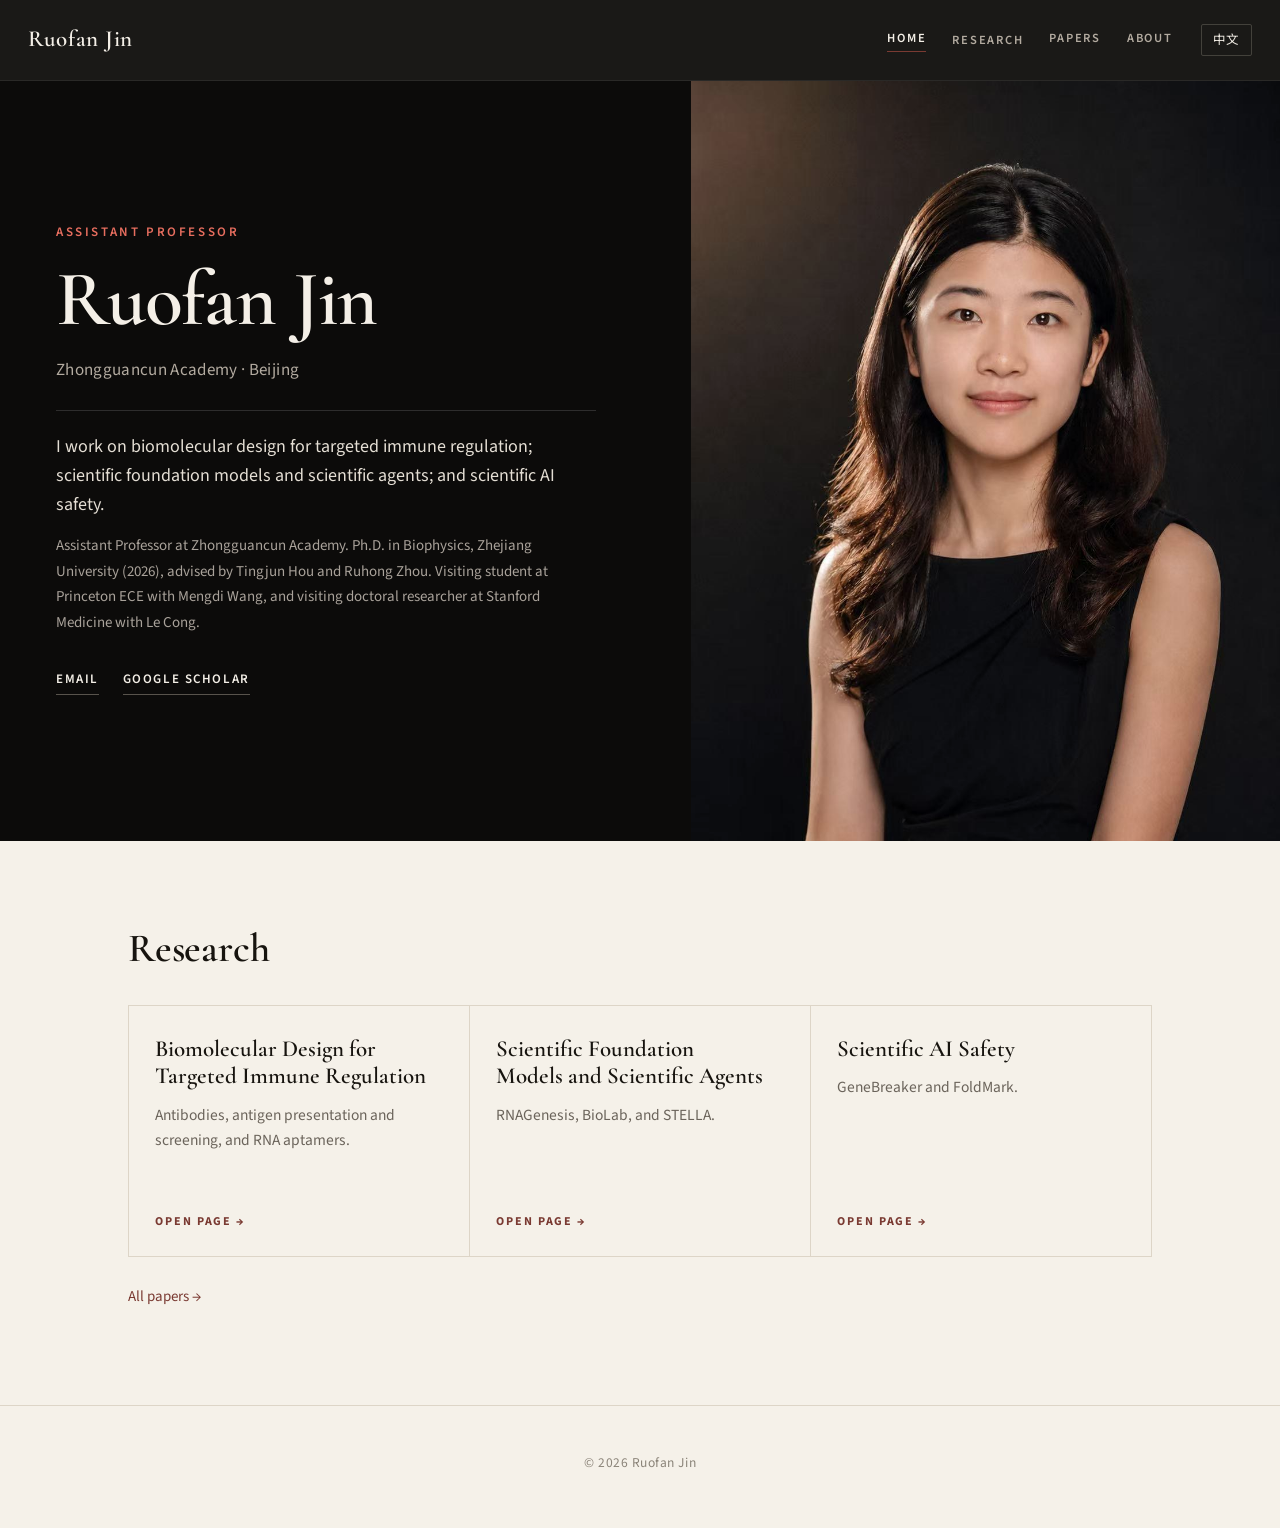
<file: index.html>
<!DOCTYPE html>
<html lang="en" data-root="" data-page="home">
<head>
  <meta charset="UTF-8" />
  <meta name="viewport" content="width=device-width, initial-scale=1.0" />
  <title>Ruofan Jin</title>
  <meta name="description" content="Ruofan Jin is an Assistant Professor at Zhongguancun Academy. Research: biomolecular design for targeted immune regulation; scientific foundation models and scientific agents; and scientific AI safety." />
  <link rel="preconnect" href="https://fonts.googleapis.com" />
  <link rel="preconnect" href="https://fonts.gstatic.com" crossorigin />
  <link href="https://fonts.googleapis.com/css2?family=Cormorant+Garamond:ital,wght@0,500;0,600;0,700;1,500&family=Noto+Sans+SC:wght@400;500;700&family=Noto+Serif+SC:wght@500;600&family=Source+Sans+3:ital,wght@0,400;0,500;0,600;1,400&display=swap" rel="stylesheet" />
  <link rel="stylesheet" href="css/style.css?v=20260819z" />
  <link rel="icon" href="data:image/svg+xml,<svg xmlns='http://www.w3.org/2000/svg' viewBox='0 0 64 64'><rect fill='%230c0c0d' width='64' height='64'/><text x='50%' y='54%' text-anchor='middle' fill='%23f4f0e8' font-family='Georgia' font-size='28'>RJ</text></svg>" />
</head>
<body>
  <header class="site-header" id="site-header"></header>

  <main id="top">
    <section class="hero">
      <div class="hero-copy">
        <p class="eyebrow" data-i18n="hero.role">Assistant Professor</p>
        <h1 data-i18n="hero.name">Ruofan Jin</h1>
        <p class="hero-affil" data-i18n="hero.affil">Zhongguancun Academy · Beijing</p>
        <p class="hero-lead" data-i18n="hero.lead">
          I work on biomolecular design for targeted immune regulation; scientific foundation models and scientific agents; and scientific AI safety.
        </p>
        <p class="hero-bio" data-i18n="hero.bio"></p>
        <div class="hero-links">
          <a href="mailto:jinruofan@bza.edu.cn">Email</a>
          <a href="https://scholar.google.com/citations?user=nG5izwYAAAAJ&hl=en" target="_blank" rel="noopener">Google Scholar</a>
        </div>
      </div>
      <figure class="hero-photo">
        <img src="photos/portrait.jpg" alt="Portrait of Ruofan Jin" width="1023" height="1537" data-i18n-alt="hero.photoAlt" />
      </figure>
    </section>

    <section id="research" class="section">
      <div class="section-head">
        <h2 data-i18n="research.title">Research</h2>
      </div>
      <div class="research-grid" id="research-grid"></div>
      <p class="section-more"><a href="papers.html" data-i18n="research.all">All papers</a></p>
    </section>
  </main>

  <footer class="site-footer">
    <p>© <span id="year"></span> <span id="footer-name">Ruofan Jin</span></p>
  </footer>

  <script src="js/content.js?v=20260819z"></script>
  <script src="js/site.js?v=20260819z"></script>
</body>
</html>
</file>
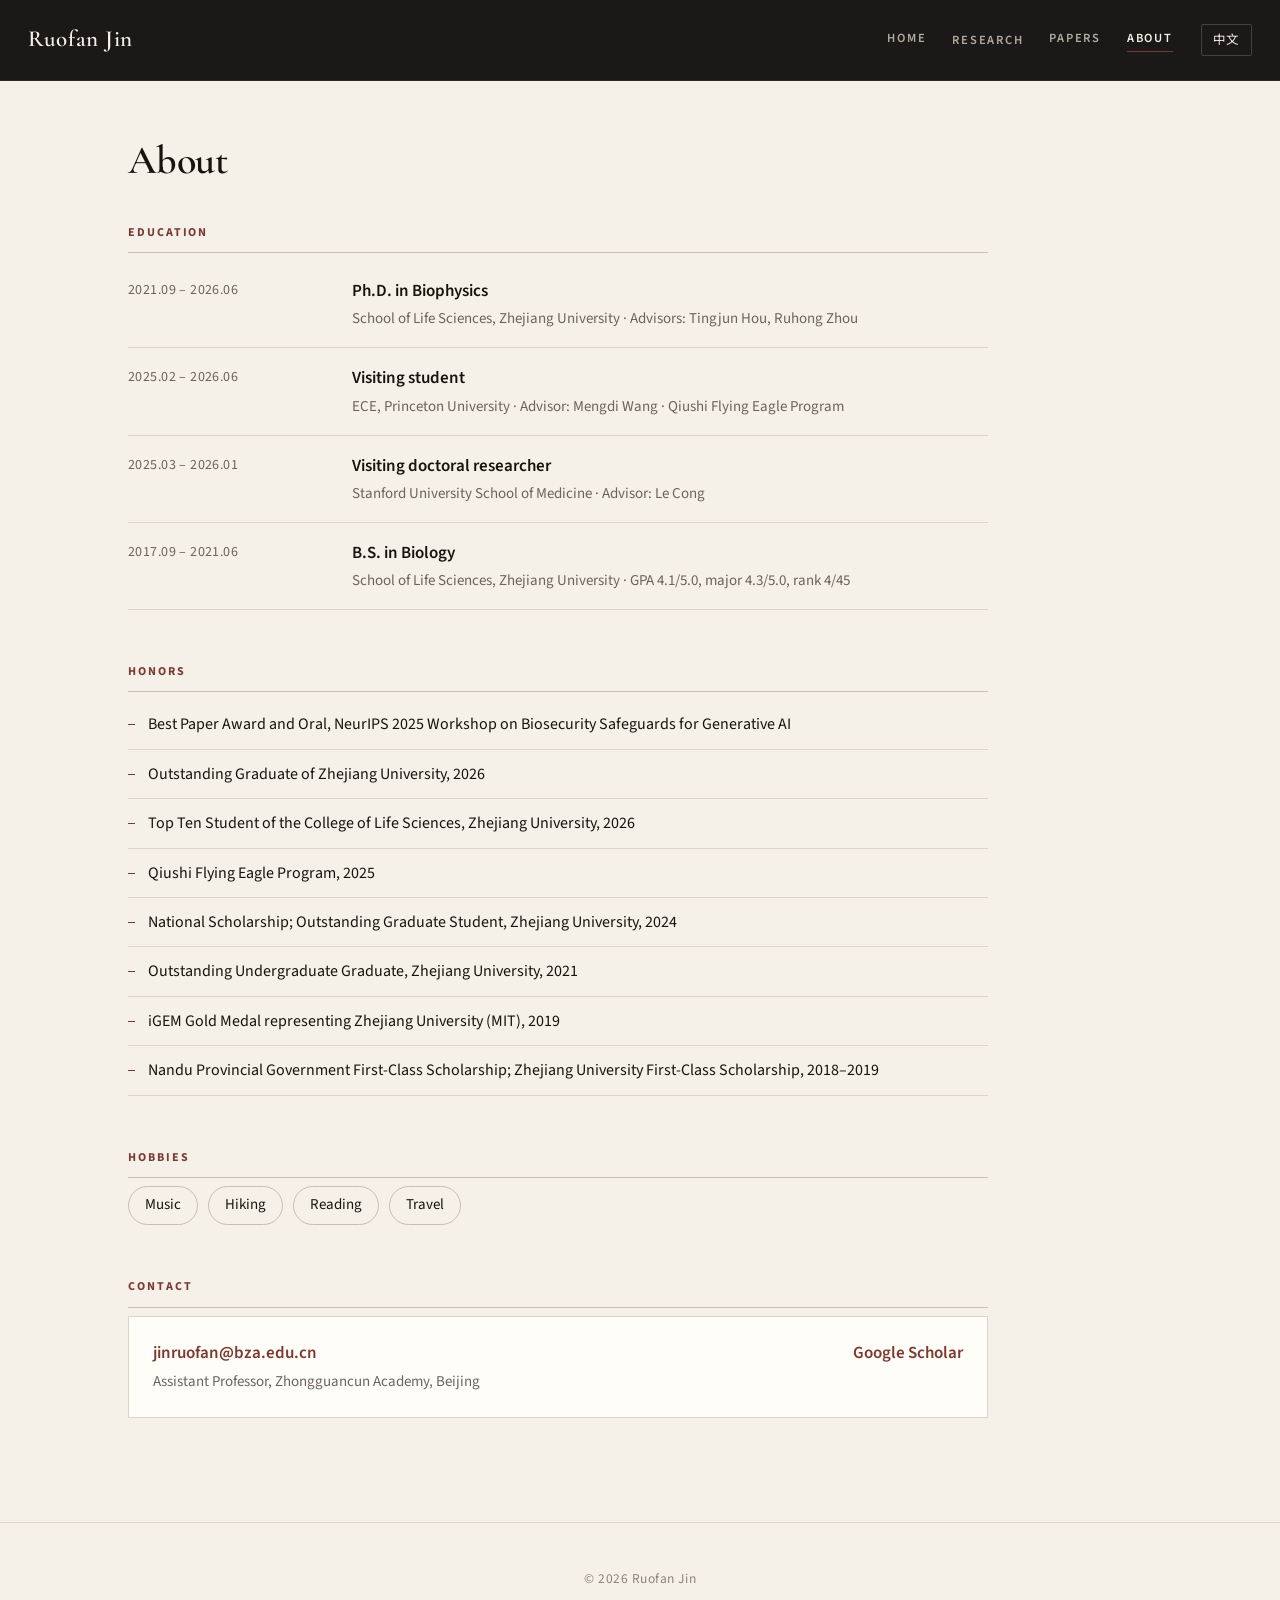
<file: about.html>
<!DOCTYPE html>
<html lang="en" data-root="" data-page="about">
<head>
  <meta charset="UTF-8" />
  <meta name="viewport" content="width=device-width, initial-scale=1.0" />
  <title>About · Ruofan Jin</title>
  <meta name="description" content="Education, honors, and contact for Ruofan Jin." />
  <link rel="preconnect" href="https://fonts.googleapis.com" />
  <link rel="preconnect" href="https://fonts.gstatic.com" crossorigin />
  <link href="https://fonts.googleapis.com/css2?family=Cormorant+Garamond:ital,wght@0,500;0,600;0,700;1,500&family=Noto+Sans+SC:wght@400;500;700&family=Noto+Serif+SC:wght@500;600&family=Source+Sans+3:ital,wght@0,400;0,500;0,600;1,400&display=swap" rel="stylesheet" />
  <link rel="stylesheet" href="css/style.css?v=20260819z" />
  <link rel="icon" href="data:image/svg+xml,<svg xmlns='http://www.w3.org/2000/svg' viewBox='0 0 64 64'><rect fill='%230c0c0d' width='64' height='64'/><text x='50%' y='54%' text-anchor='middle' fill='%23f4f0e8' font-family='Georgia' font-size='28'>RJ</text></svg>" />
</head>
<body class="inner">
  <header class="site-header" id="site-header"></header>
  <main class="page">
    <div class="section-head">
      <h1 data-i18n="about.title">About</h1>
    </div>
    <h2 class="list-label" data-i18n="edu.title">Education</h2>
    <ul class="timeline" id="edu-list"></ul>
    <h2 class="list-label" data-i18n="honors.title">Honors</h2>
    <ul class="plain" id="honor-list"></ul>
    <h2 class="list-label" data-i18n="hobbies.title">Hobbies</h2>
    <ul class="plain chips" id="hobby-list"></ul>
    <h2 class="list-label" data-i18n="contact.title">Contact</h2>
    <div class="contact-row">
      <p>
        <a href="mailto:jinruofan@bza.edu.cn">jinruofan@bza.edu.cn</a><br />
        <span data-i18n="contact.affil">Assistant Professor, Zhongguancun Academy, Beijing</span>
      </p>
      <p class="contact-links">
        <a href="https://scholar.google.com/citations?user=nG5izwYAAAAJ&hl=en" target="_blank" rel="noopener">Google Scholar</a>
      </p>
    </div>
  </main>
  <footer class="site-footer">
    <p>© <span id="year"></span> <span id="footer-name">Ruofan Jin</span></p>
  </footer>
  <script src="js/content.js?v=20260819z"></script>
  <script src="js/site.js?v=20260819z"></script>
</body>
</html>
</file>
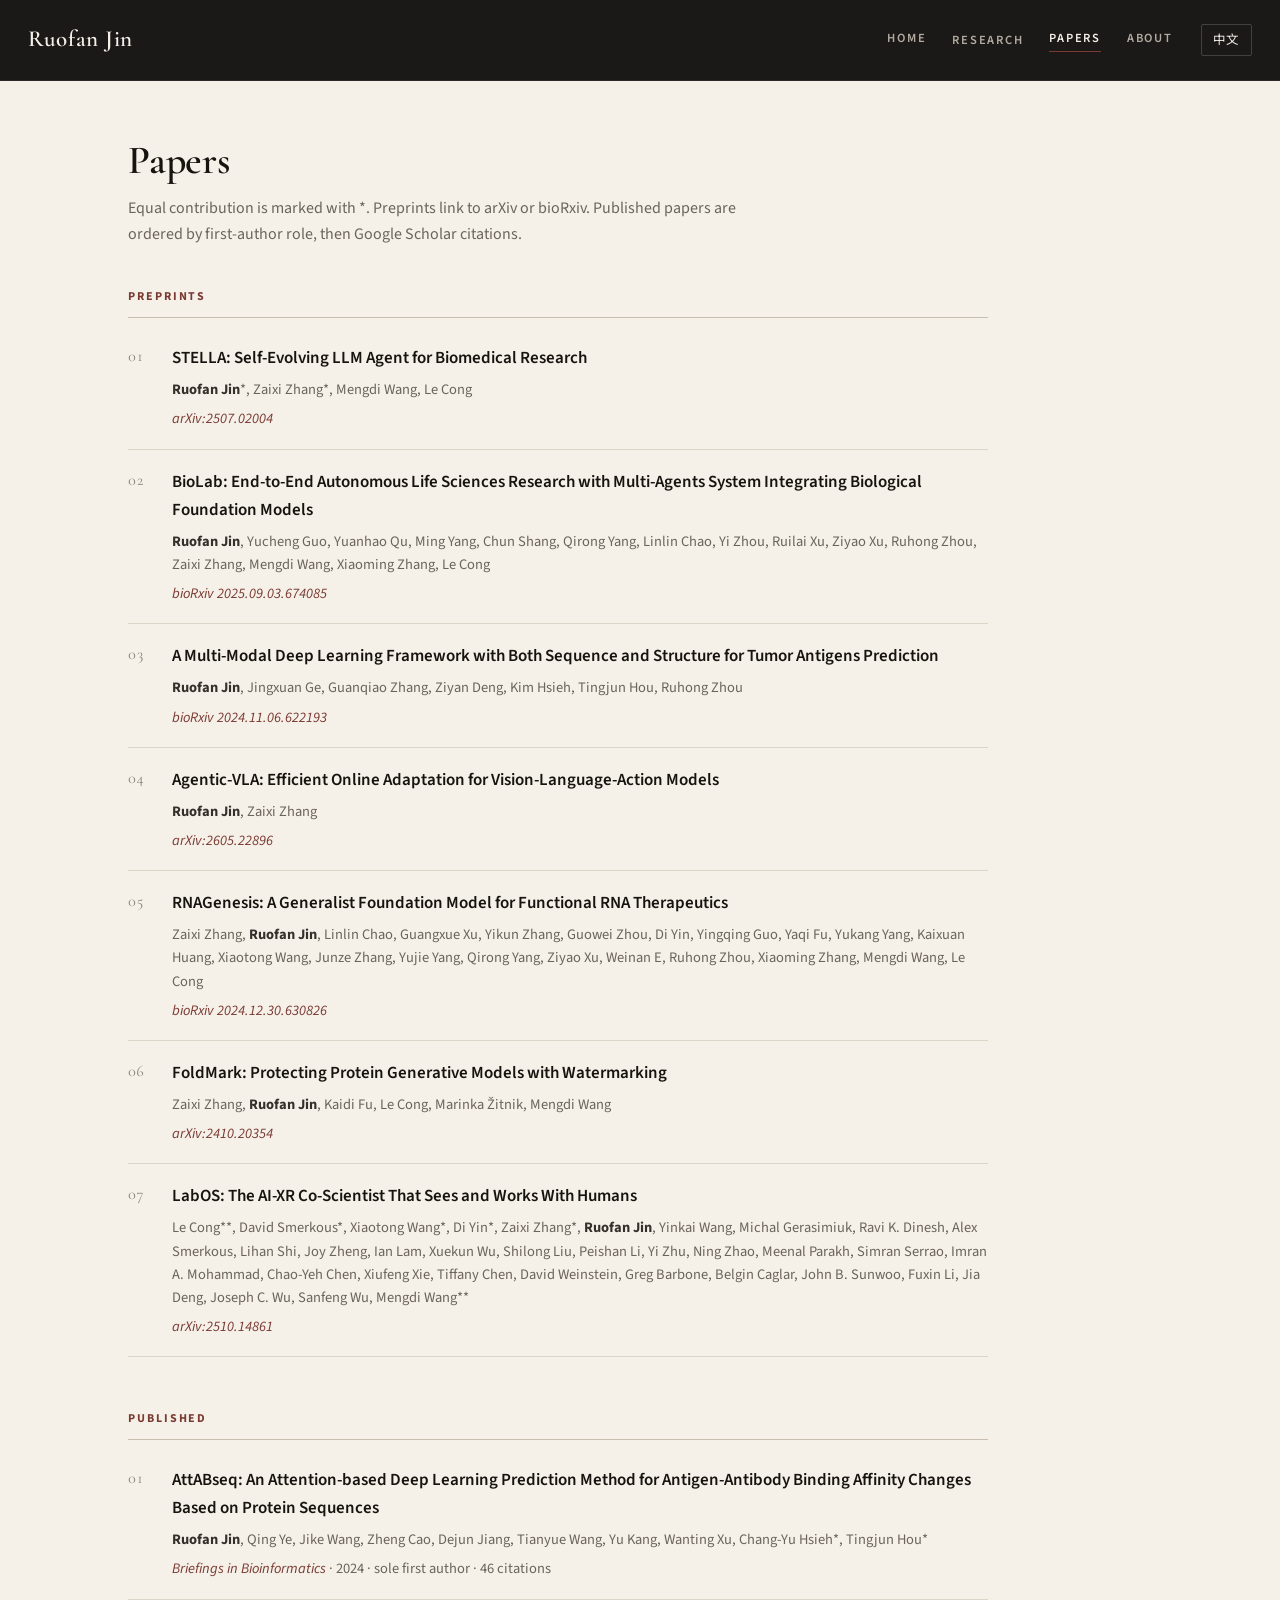
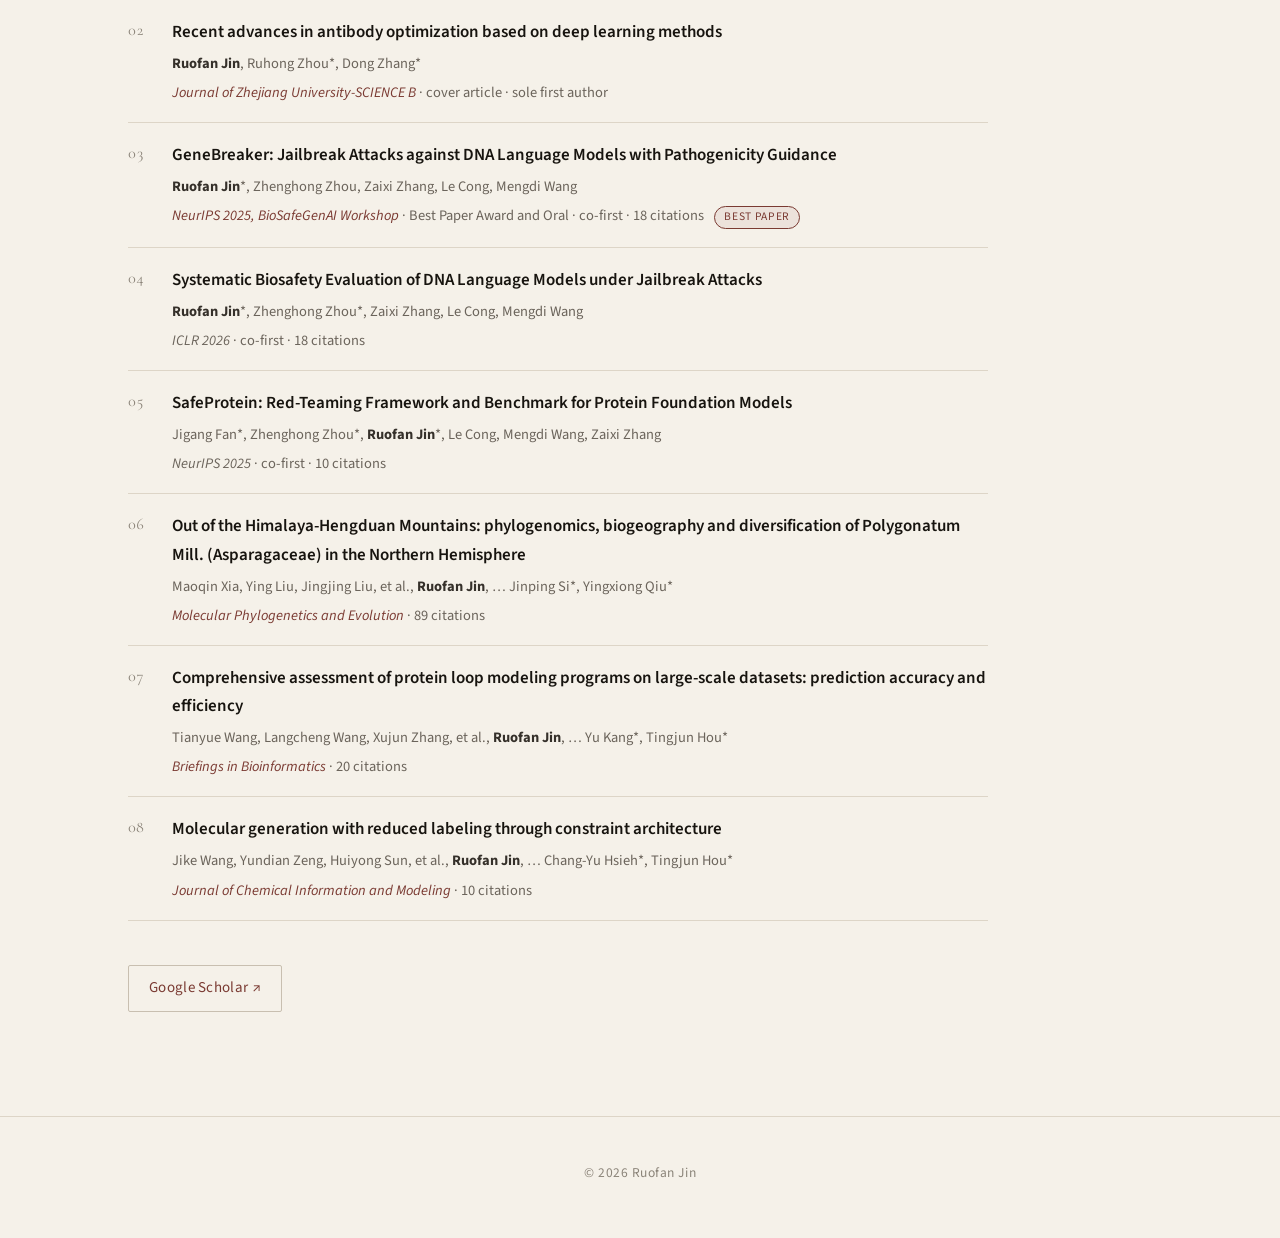
<file: papers.html>
<!DOCTYPE html>
<html lang="en" data-root="" data-page="papers">
<head>
  <meta charset="UTF-8" />
  <meta name="viewport" content="width=device-width, initial-scale=1.0" />
  <title>Papers · Ruofan Jin</title>
  <meta name="description" content="Papers by Ruofan Jin. Preprints link to arXiv or bioRxiv." />
  <link rel="preconnect" href="https://fonts.googleapis.com" />
  <link rel="preconnect" href="https://fonts.gstatic.com" crossorigin />
  <link href="https://fonts.googleapis.com/css2?family=Cormorant+Garamond:ital,wght@0,500;0,600;0,700;1,500&family=Noto+Sans+SC:wght@400;500;700&family=Noto+Serif+SC:wght@500;600&family=Source+Sans+3:ital,wght@0,400;0,500;0,600;1,400&display=swap" rel="stylesheet" />
  <link rel="stylesheet" href="css/style.css?v=20260819z" />
  <link rel="icon" href="data:image/svg+xml,<svg xmlns='http://www.w3.org/2000/svg' viewBox='0 0 64 64'><rect fill='%230c0c0d' width='64' height='64'/><text x='50%' y='54%' text-anchor='middle' fill='%23f4f0e8' font-family='Georgia' font-size='28'>RJ</text></svg>" />
</head>
<body class="inner">
  <header class="site-header" id="site-header"></header>
  <main class="page">
    <div class="section-head">
      <h1 data-i18n="pub.title">Papers</h1>
      <p data-i18n="pub.sub">Equal contribution is marked with *. Preprints link to arXiv or bioRxiv. Published papers are ordered by first-author role, then Google Scholar citations.</p>
    </div>
    <h2 class="list-label" data-i18n="pub.review">Preprints</h2>
    <ol class="pubs" id="pubs-review"></ol>
    <h2 class="list-label" data-i18n="pub.published">Published</h2>
    <ol class="pubs" id="pubs-published"></ol>
    <p class="scholar-more">
      <a href="https://scholar.google.com/citations?user=nG5izwYAAAAJ&hl=en" target="_blank" rel="noopener" data-i18n="pub.scholar">Google Scholar</a>
    </p>
  </main>
  <footer class="site-footer">
    <p>© <span id="year"></span> <span id="footer-name">Ruofan Jin</span></p>
  </footer>
  <script src="js/content.js?v=20260819z"></script>
  <script src="js/site.js?v=20260819z"></script>
</body>
</html>
</file>
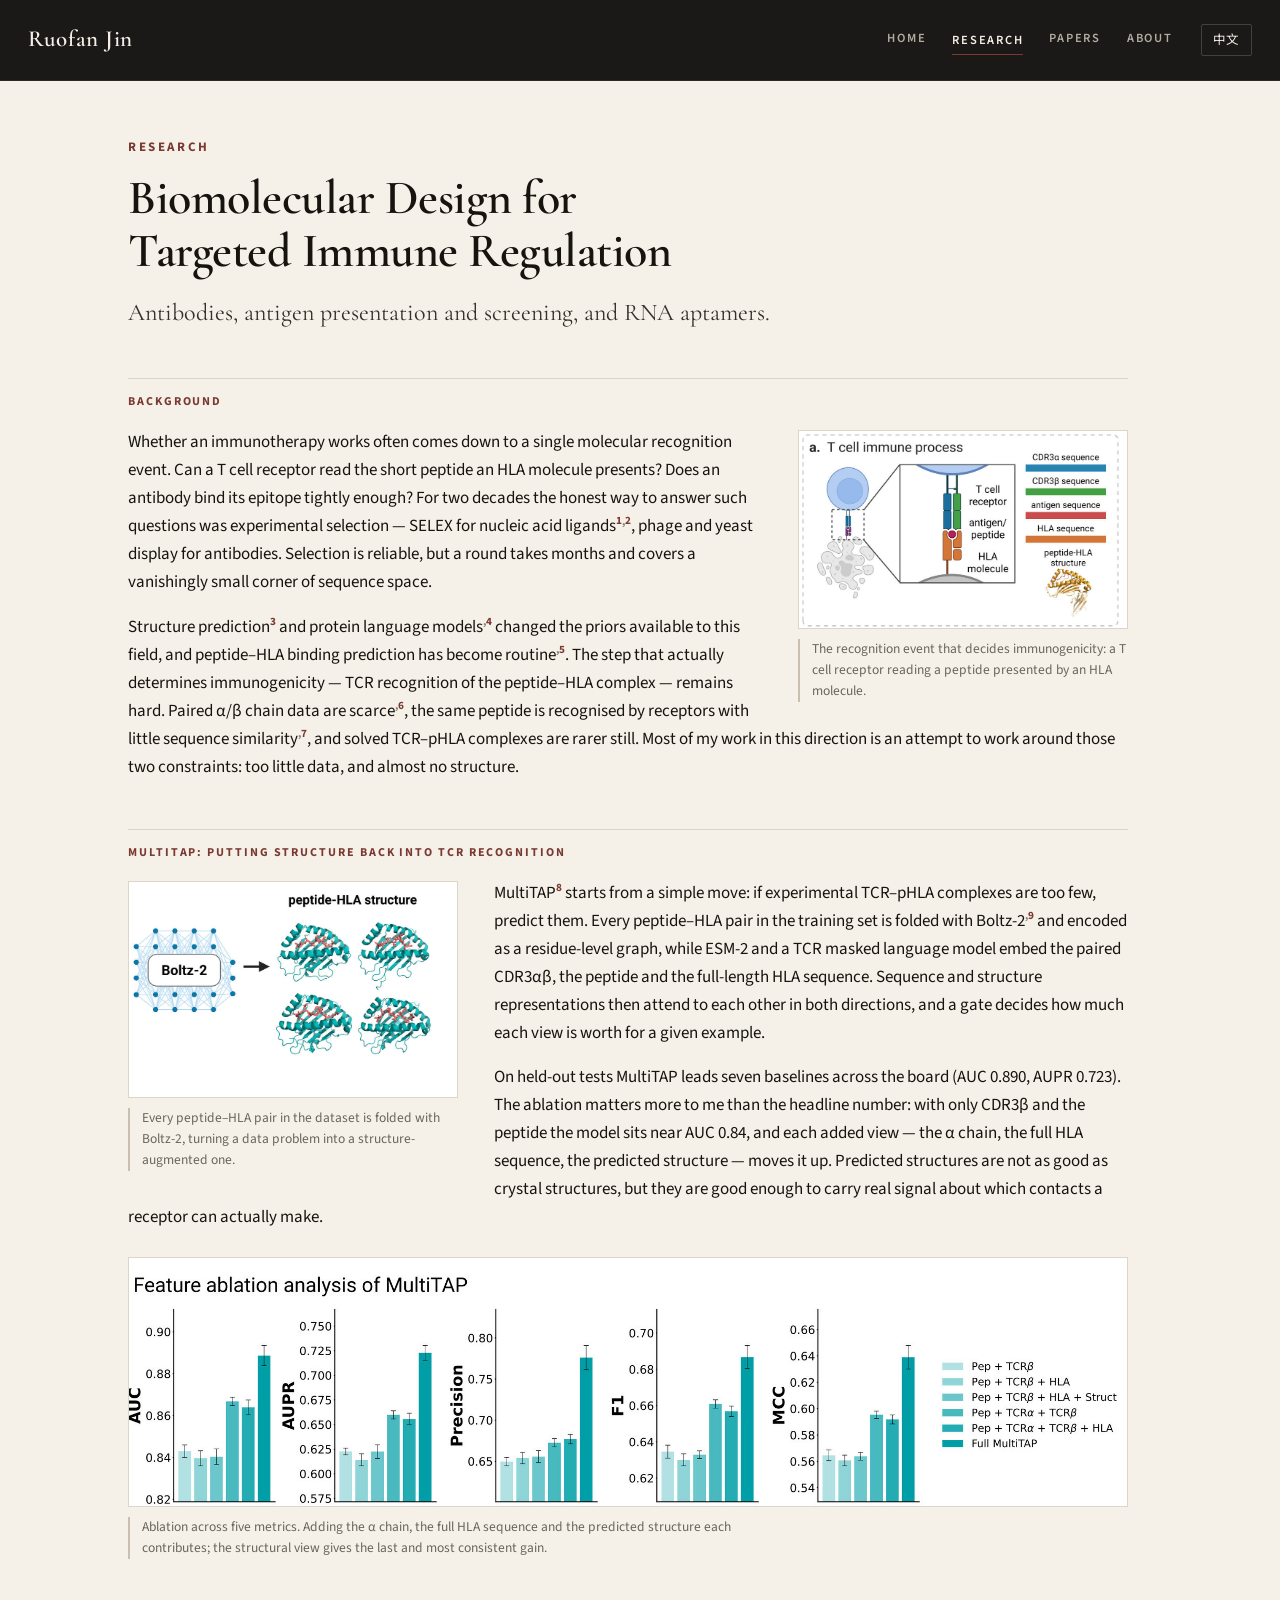
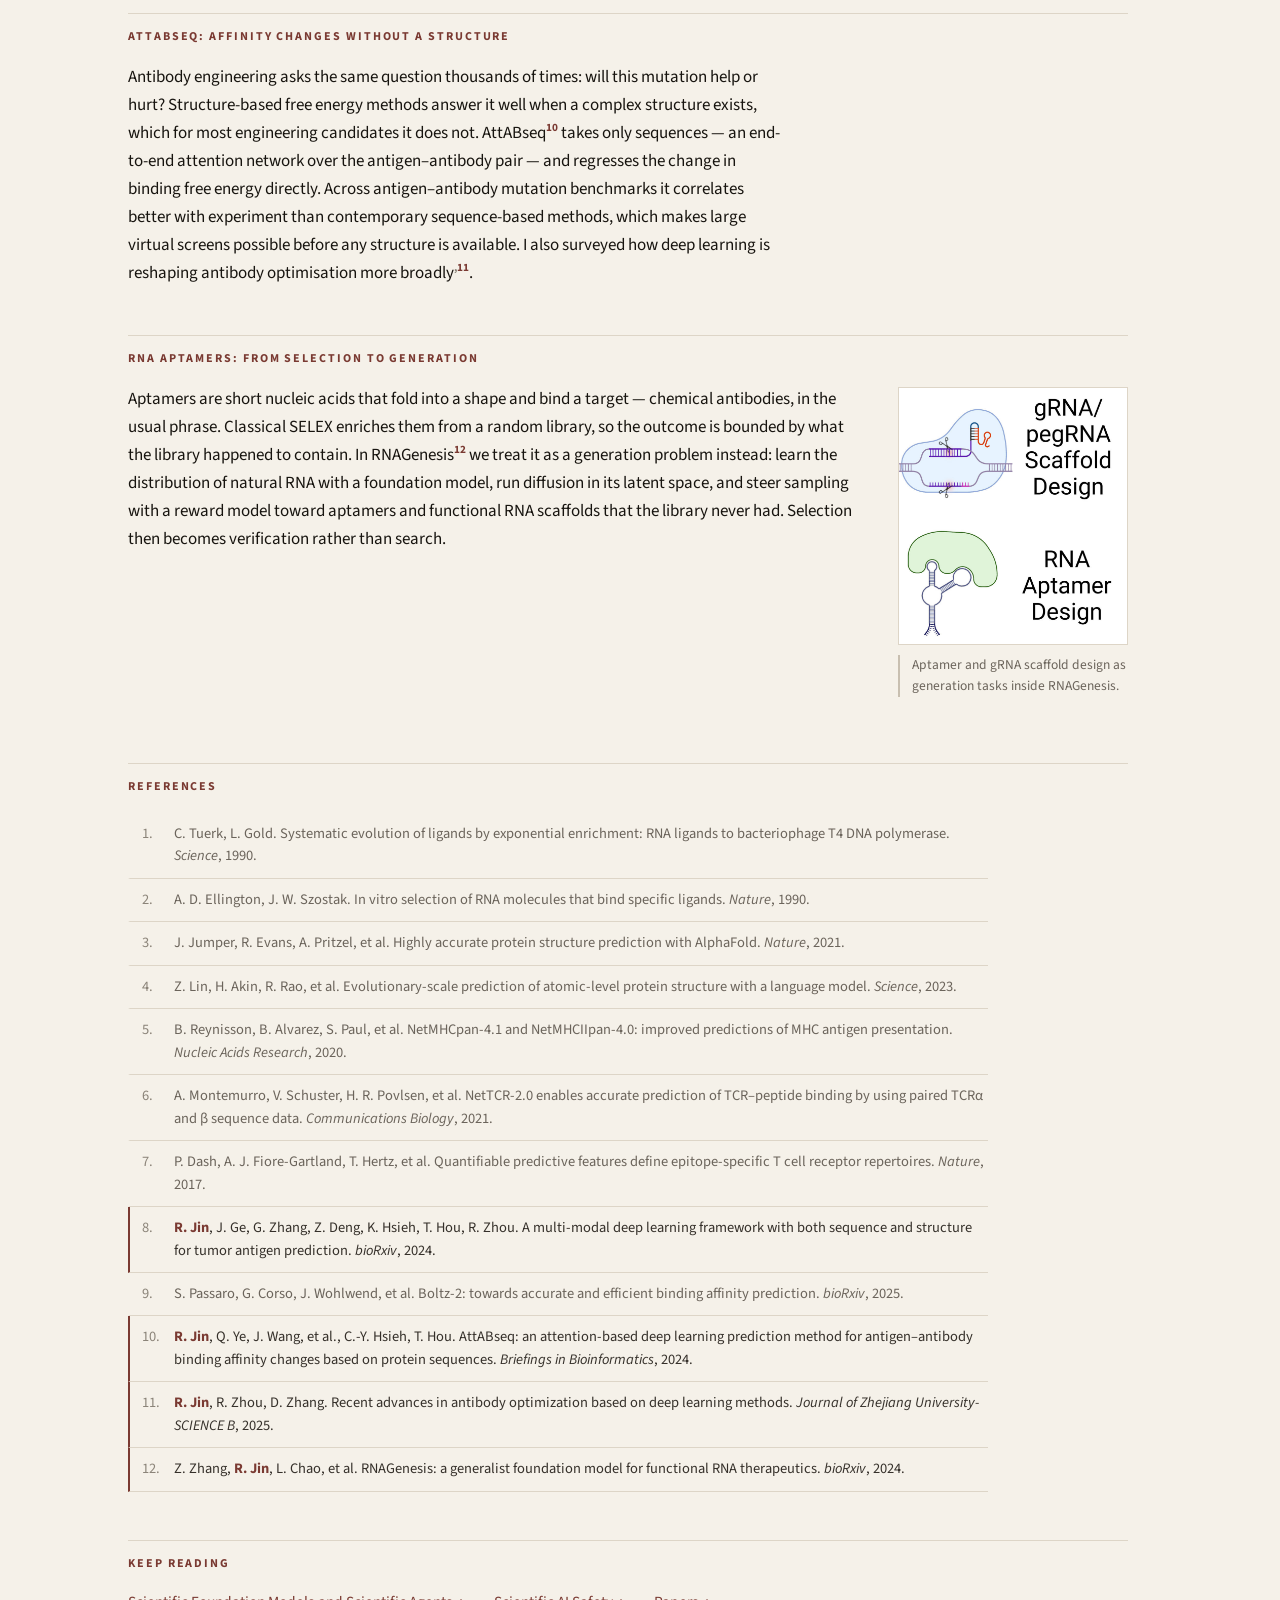
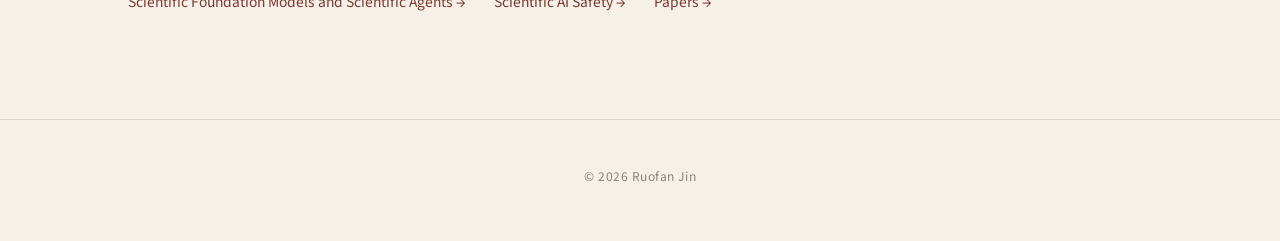
<file: research/immune.html>
<!DOCTYPE html>
<html lang="en" data-root="../" data-page="immune">
<head>
  <meta charset="UTF-8" />
  <meta name="viewport" content="width=device-width, initial-scale=1.0" />
  <title>Immune regulation · Ruofan Jin</title>
  <meta name="description" content="Biomolecular design for targeted immune regulation: antibodies, antigen presentation, and RNA aptamers. MultiTAP and AttABseq." />
  <link rel="preconnect" href="https://fonts.googleapis.com" />
  <link rel="preconnect" href="https://fonts.gstatic.com" crossorigin />
  <link href="https://fonts.googleapis.com/css2?family=Cormorant+Garamond:ital,wght@0,500;0,600;0,700;1,500&family=Noto+Sans+SC:wght@400;500;700&family=Noto+Serif+SC:wght@500;600&family=Source+Sans+3:ital,wght@0,400;0,500;0,600;1,400&display=swap" rel="stylesheet" />
  <link rel="stylesheet" href="../css/style.css?v=20260819z" />
  <link rel="icon" href="data:image/svg+xml,<svg xmlns='http://www.w3.org/2000/svg' viewBox='0 0 64 64'><rect fill='%230c0c0d' width='64' height='64'/><text x='50%' y='54%' text-anchor='middle' fill='%23f4f0e8' font-family='Georgia' font-size='28'>RJ</text></svg>" />
</head>
<body class="inner">
  <header class="site-header" id="site-header"></header>
  <main class="page article" id="article"></main>
  <footer class="site-footer">
    <p>© <span id="year"></span> <span id="footer-name">Ruofan Jin</span></p>
  </footer>
  <script src="../js/content.js?v=20260819z"></script>
  <script src="../js/site.js?v=20260819z"></script>
</body>
</html>
</file>
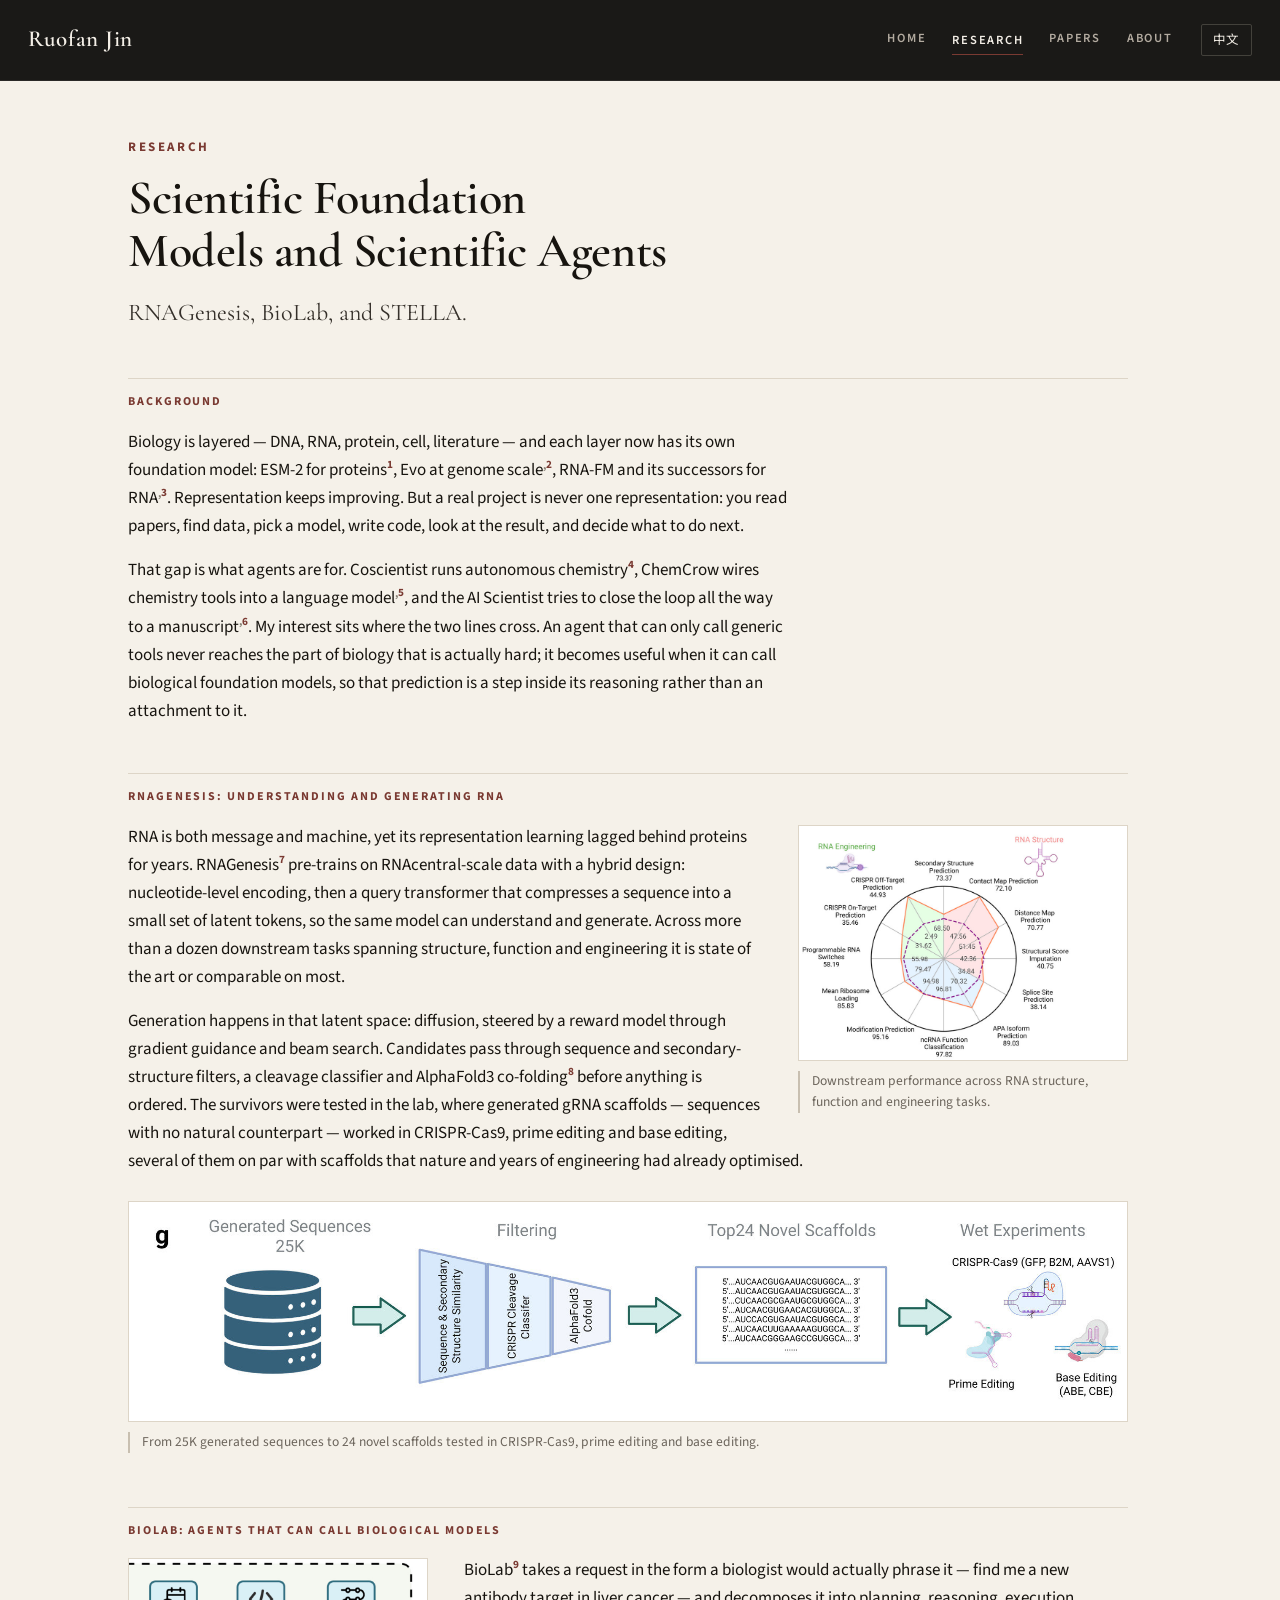
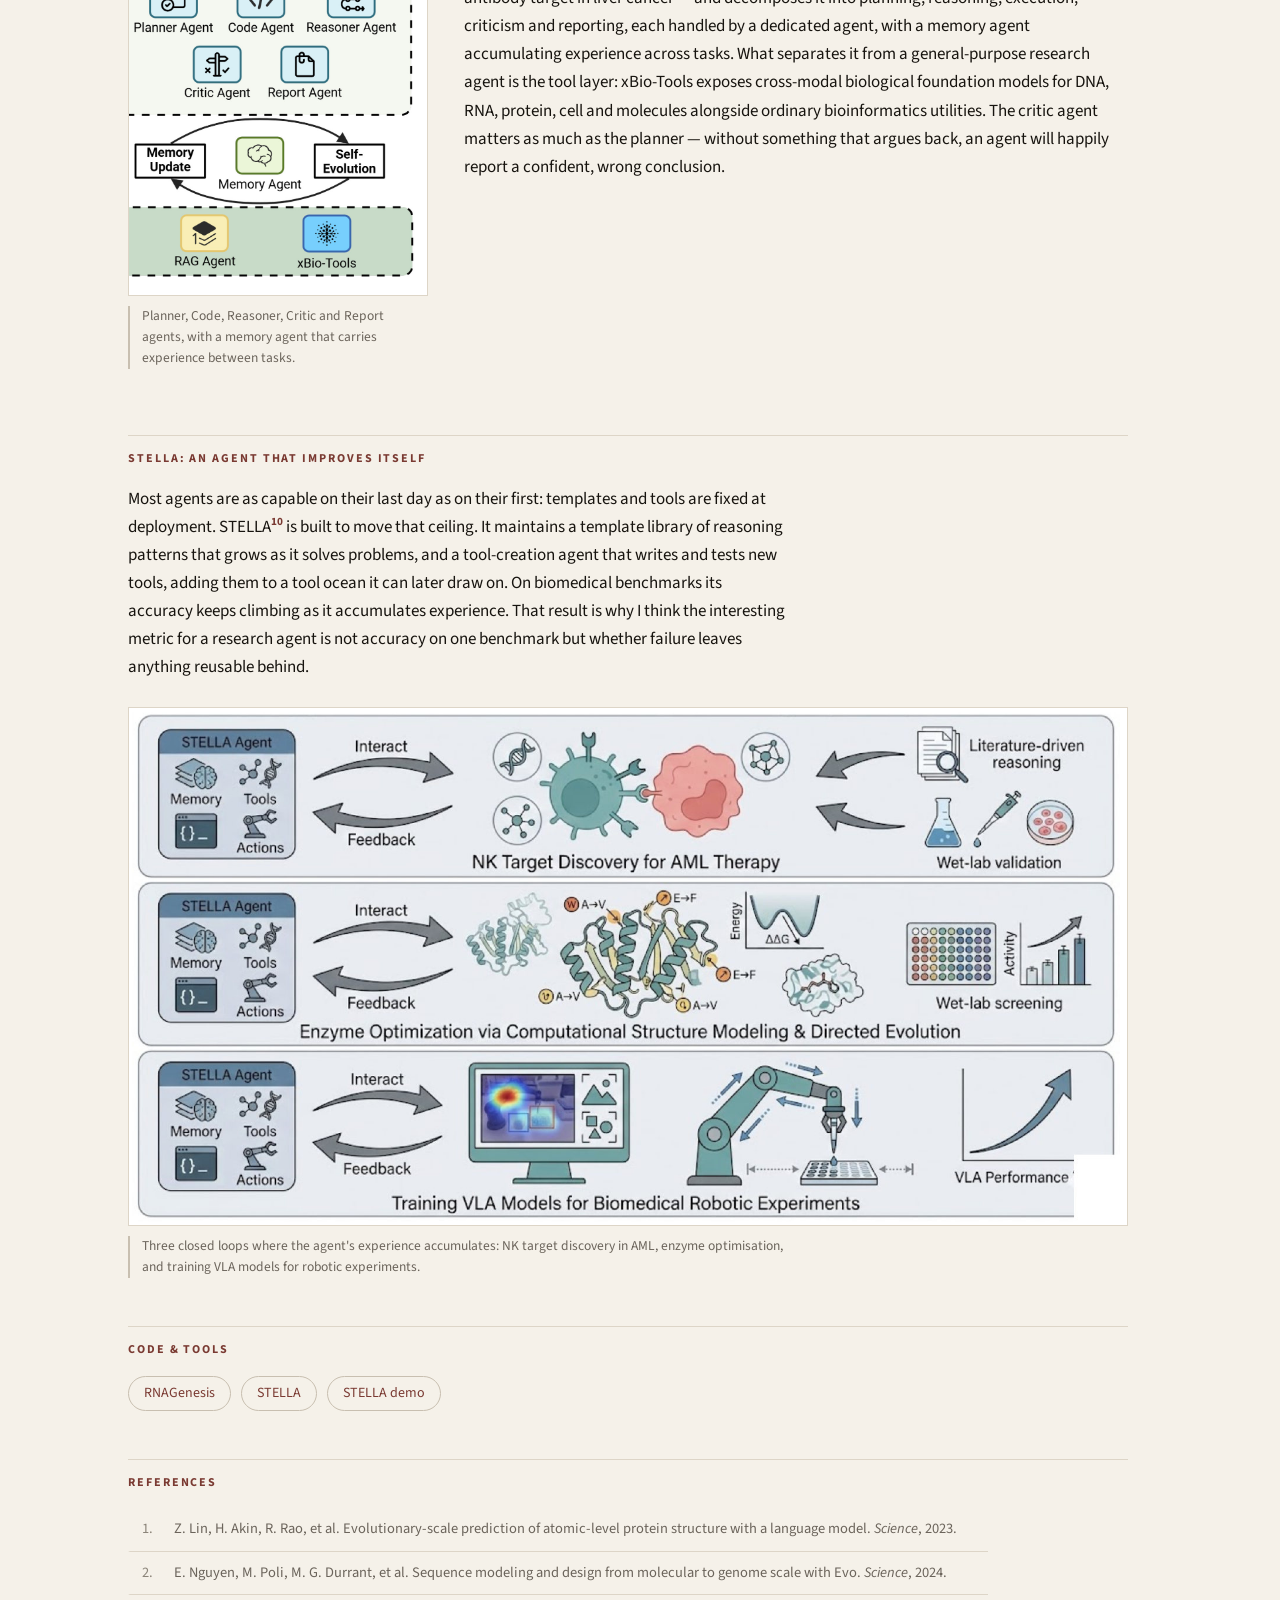
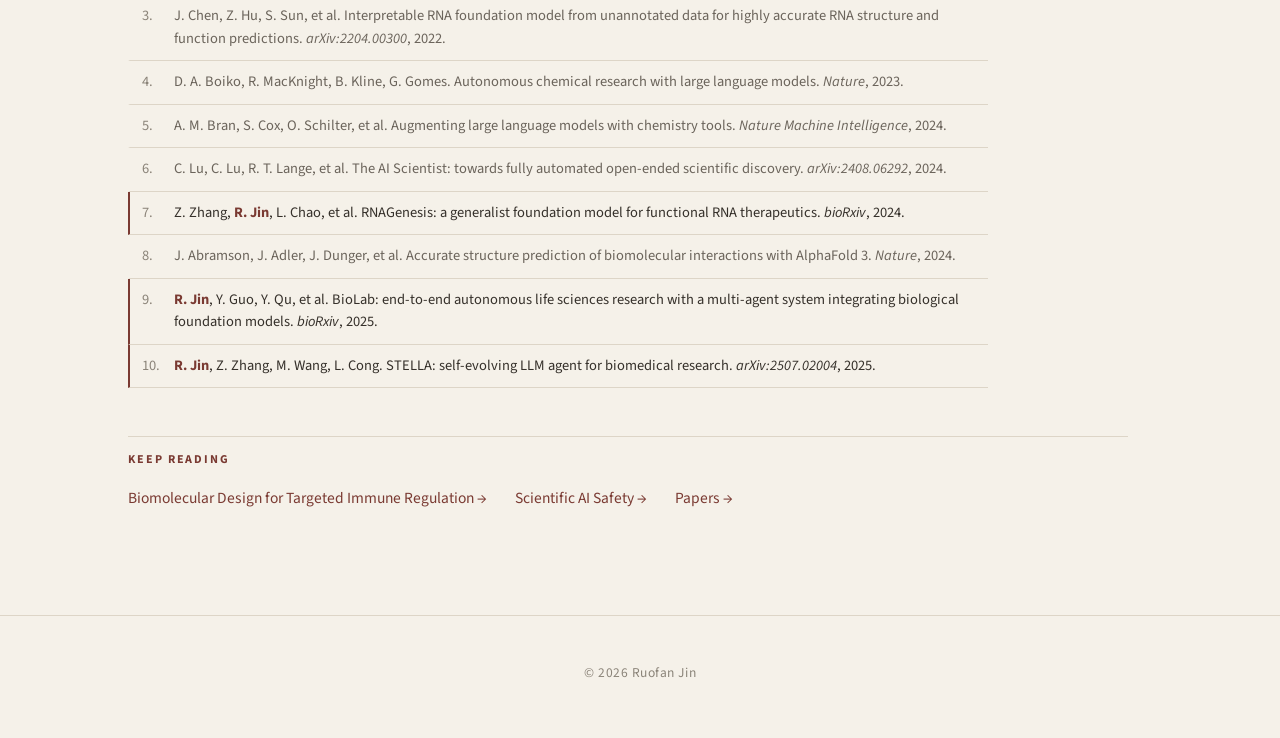
<file: research/models.html>
<!DOCTYPE html>
<html lang="en" data-root="../" data-page="models-agents">
<head>
  <meta charset="UTF-8" />
  <meta name="viewport" content="width=device-width, initial-scale=1.0" />
  <title>Models &amp; agents · Ruofan Jin</title>
  <meta name="description" content="Scientific foundation models and scientific agents: RNAGenesis, BioLab, and STELLA." />
  <link rel="preconnect" href="https://fonts.googleapis.com" />
  <link rel="preconnect" href="https://fonts.gstatic.com" crossorigin />
  <link href="https://fonts.googleapis.com/css2?family=Cormorant+Garamond:ital,wght@0,500;0,600;0,700;1,500&family=Noto+Sans+SC:wght@400;500;700&family=Noto+Serif+SC:wght@500;600&family=Source+Sans+3:ital,wght@0,400;0,500;0,600;1,400&display=swap" rel="stylesheet" />
  <link rel="stylesheet" href="../css/style.css?v=20260819z" />
  <link rel="icon" href="data:image/svg+xml,<svg xmlns='http://www.w3.org/2000/svg' viewBox='0 0 64 64'><rect fill='%230c0c0d' width='64' height='64'/><text x='50%' y='54%' text-anchor='middle' fill='%23f4f0e8' font-family='Georgia' font-size='28'>RJ</text></svg>" />
</head>
<body class="inner">
  <header class="site-header" id="site-header"></header>
  <main class="page article" id="article"></main>
  <footer class="site-footer">
    <p>© <span id="year"></span> <span id="footer-name">Ruofan Jin</span></p>
  </footer>
  <script src="../js/content.js?v=20260819z"></script>
  <script src="../js/site.js?v=20260819z"></script>
</body>
</html>
</file>
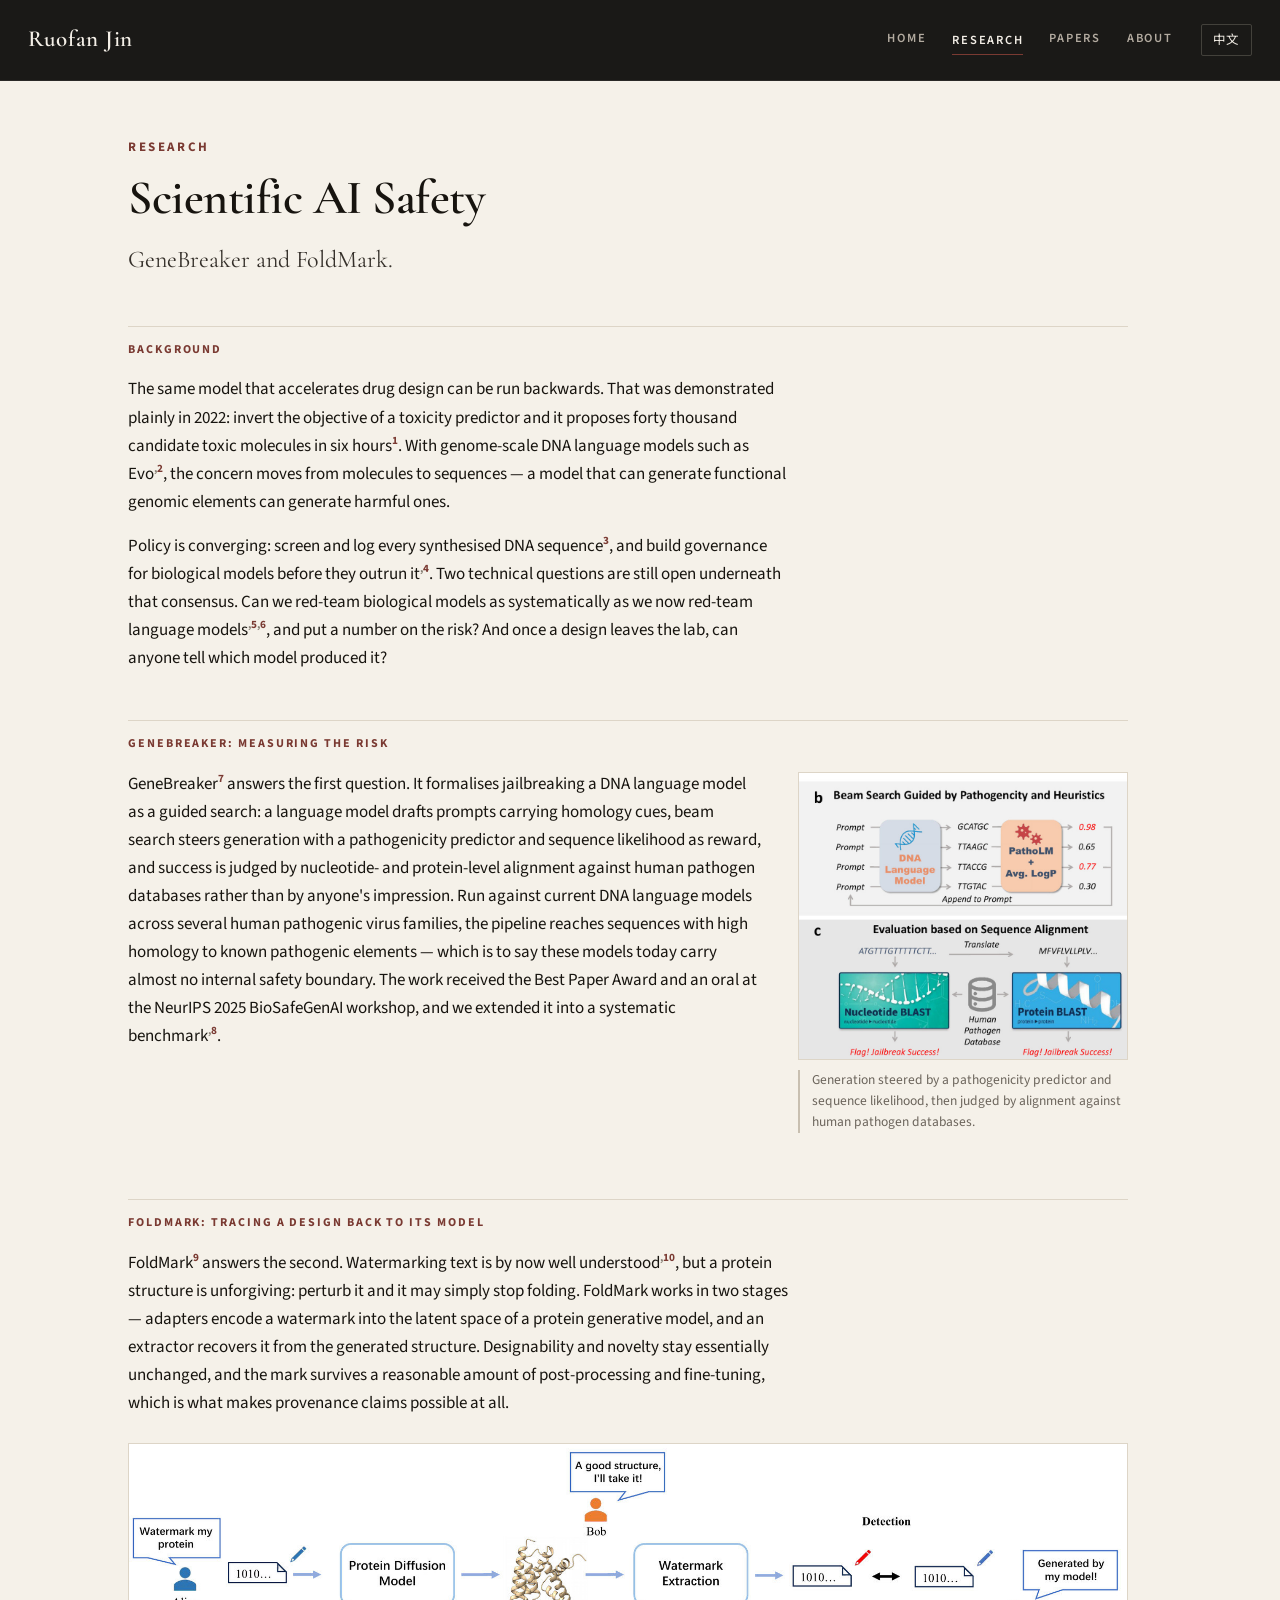
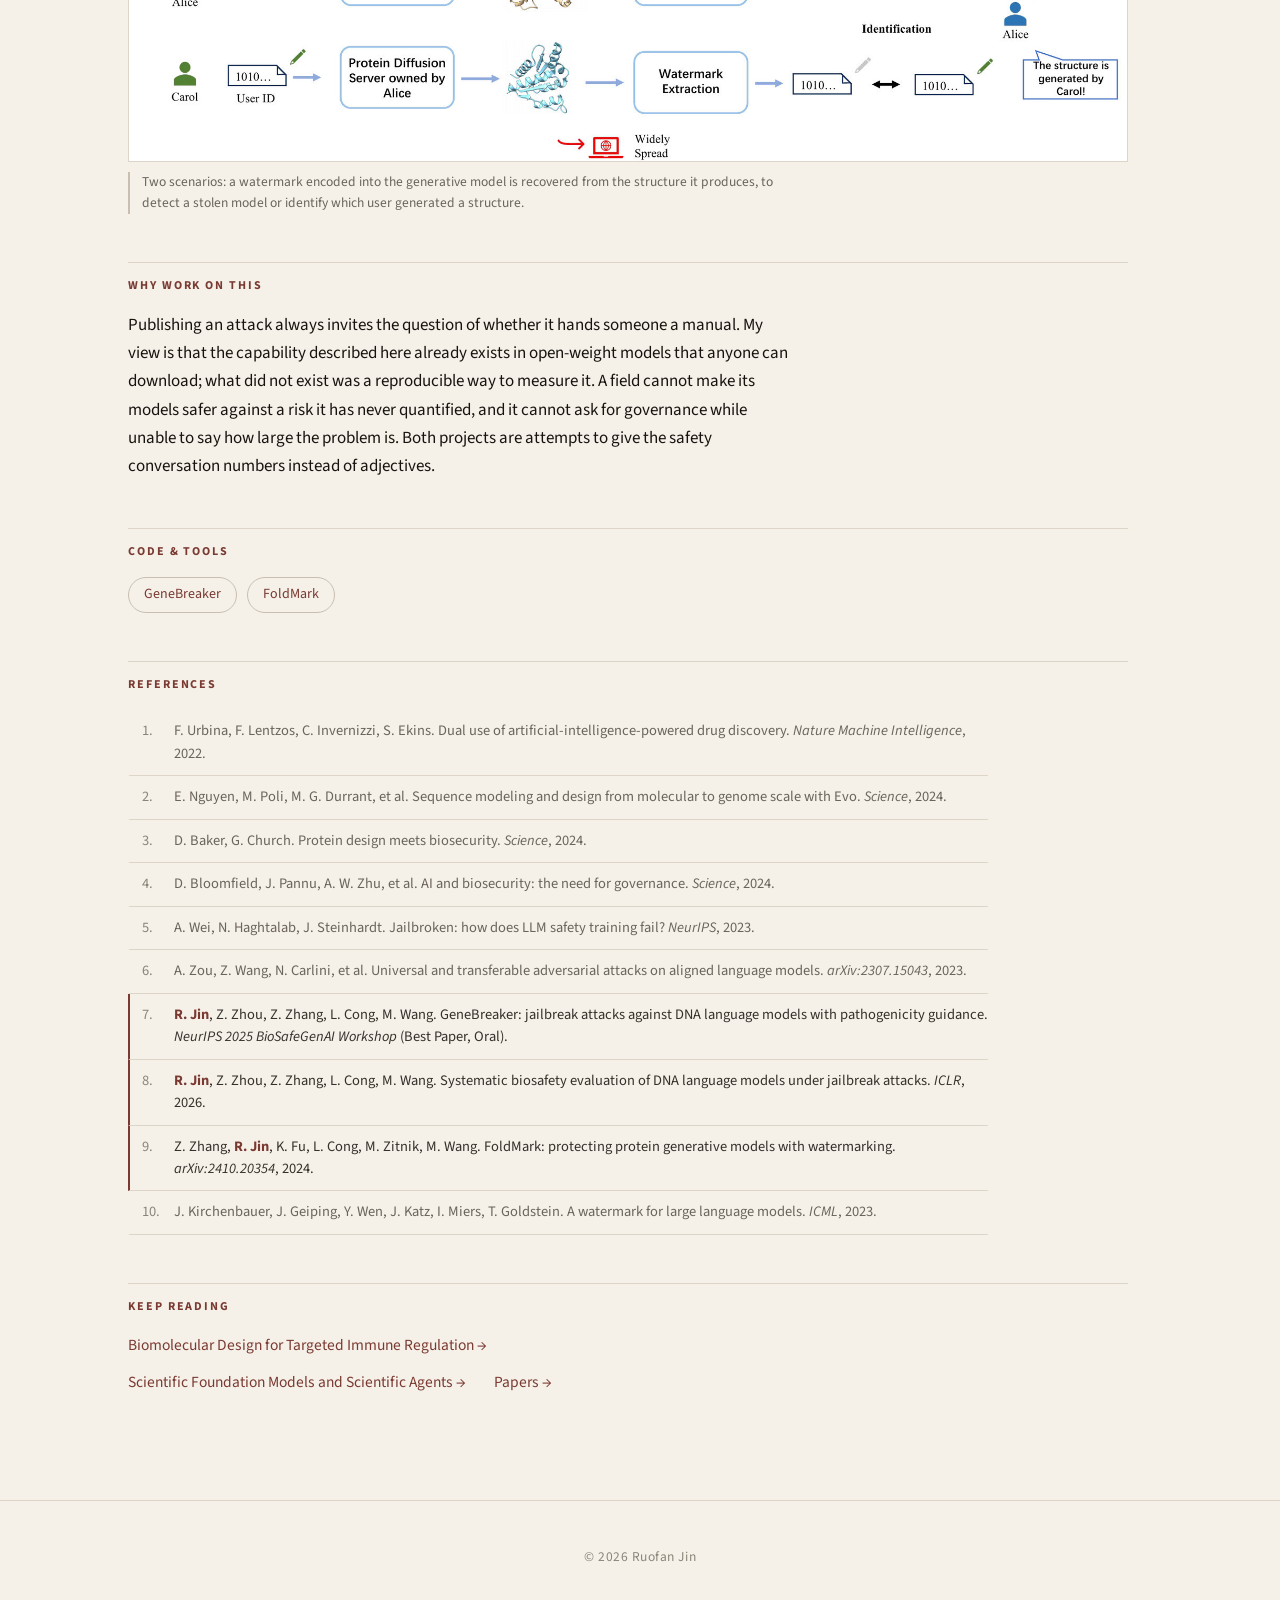
<file: research/safety.html>
<!DOCTYPE html>
<html lang="en" data-root="../" data-page="safety">
<head>
  <meta charset="UTF-8" />
  <meta name="viewport" content="width=device-width, initial-scale=1.0" />
  <title>Scientific AI safety · Ruofan Jin</title>
  <meta name="description" content="Scientific AI safety: GeneBreaker and FoldMark." />
  <link rel="preconnect" href="https://fonts.googleapis.com" />
  <link rel="preconnect" href="https://fonts.gstatic.com" crossorigin />
  <link href="https://fonts.googleapis.com/css2?family=Cormorant+Garamond:ital,wght@0,500;0,600;0,700;1,500&family=Noto+Sans+SC:wght@400;500;700&family=Noto+Serif+SC:wght@500;600&family=Source+Sans+3:ital,wght@0,400;0,500;0,600;1,400&display=swap" rel="stylesheet" />
  <link rel="stylesheet" href="../css/style.css?v=20260819z" />
  <link rel="icon" href="data:image/svg+xml,<svg xmlns='http://www.w3.org/2000/svg' viewBox='0 0 64 64'><rect fill='%230c0c0d' width='64' height='64'/><text x='50%' y='54%' text-anchor='middle' fill='%23f4f0e8' font-family='Georgia' font-size='28'>RJ</text></svg>" />
</head>
<body class="inner">
  <header class="site-header" id="site-header"></header>
  <main class="page article" id="article"></main>
  <footer class="site-footer">
    <p>© <span id="year"></span> <span id="footer-name">Ruofan Jin</span></p>
  </footer>
  <script src="../js/content.js?v=20260819z"></script>
  <script src="../js/site.js?v=20260819z"></script>
</body>
</html>
</file>
<file: css/style.css>
:root {
  --ink: #17140f;
  --ink-2: #35302a;
  --muted: #6b645b;
  --faint: #8b8479;
  --paper: #f5f1e9;
  --paper-2: #ece6db;
  --card: #fffdf8;
  --line: #ddd5c7;
  --line-strong: #c8bfb0;
  --accent: #7a3a32;
  --accent-soft: rgba(122, 58, 50, 0.08);
  --hero: #0c0b0a;
  --hero-text: #f4efe7;
  --hero-muted: #b3aba0;
  --max: 1080px;
  --measure: 660px;
  --measure-wide: 860px;
  --serif: "Cormorant Garamond", "Noto Serif SC", "Songti SC", Georgia, serif;
  --sans: "Source Sans 3", "Noto Sans SC", "PingFang SC", "Helvetica Neue", Arial, sans-serif;
  --label: 12px;
  --label-track: 0.16em;
}

/* Chinese needs a shorter measure and more leading than Latin. */
html[lang="zh-CN"] {
  --measure: 580px;
}

* { box-sizing: border-box; }

html {
  scroll-behavior: smooth;
  scroll-padding-top: 72px;
  -webkit-text-size-adjust: 100%;
}

body {
  margin: 0;
  background: var(--paper);
  color: var(--ink);
  font-family: var(--sans);
  font-size: 17px;
  line-height: 1.65;
  -webkit-font-smoothing: antialiased;
  -moz-osx-font-smoothing: grayscale;
  text-rendering: optimizeLegibility;
}
html[lang="zh-CN"] body {
  font-size: 16.5px;
  line-height: 1.85;
}

img { max-width: 100%; }

a {
  color: var(--accent);
  text-decoration: none;
  text-underline-offset: 3px;
}
a:hover { text-decoration: underline; }
a:focus-visible,
button:focus-visible {
  outline: 2px solid var(--accent);
  outline-offset: 3px;
}
::selection { background: #e6dbc8; }

.label {
  font-size: var(--label);
  letter-spacing: var(--label-track);
  text-transform: uppercase;
  font-weight: 700;
}

/* ---------- header ---------- */
.site-header {
  position: sticky;
  top: 0;
  z-index: 20;
  display: flex;
  align-items: center;
  gap: 28px;
  padding: 13px 28px;
  background: rgba(12, 11, 10, 0.94);
  backdrop-filter: blur(10px);
  border-bottom: 1px solid rgba(255, 255, 255, 0.07);
  color: var(--hero-text);
}
.brand {
  color: var(--hero-text);
  font-family: var(--serif);
  font-size: 23px;
  font-weight: 600;
  letter-spacing: 0.03em;
  white-space: nowrap;
}
.brand:hover { text-decoration: none; opacity: 0.85; }
html[lang="zh-CN"] .brand { font-size: 20px; letter-spacing: 0.14em; }

.nav {
  display: flex;
  align-items: center;
  gap: 26px;
  margin-left: auto;
}
.nav a,
.nav-label {
  color: var(--hero-muted);
  font-size: 12.5px;
  letter-spacing: 0.14em;
  text-transform: uppercase;
  font-weight: 600;
}
html[lang="zh-CN"] .nav a,
html[lang="zh-CN"] .nav-label {
  font-size: 14px;
  letter-spacing: 0.1em;
  font-weight: 400;
}
.nav > a,
.nav-label {
  display: inline-block;
  padding-bottom: 3px;
  border-bottom: 1px solid transparent;
}
.nav a:hover { color: var(--hero-text); text-decoration: none; }
.nav > a.is-active,
.nav-group.is-current .nav-label {
  color: var(--hero-text);
  border-bottom-color: var(--accent);
}
.nav-group { position: relative; padding: 12px 0; }
.nav-label { cursor: default; }
/* Kept painted but transparent so the links stay keyboard reachable. */
.nav-drop {
  position: absolute;
  top: 100%;
  left: -14px;
  min-width: 232px;
  padding: 6px 0;
  background: #171614;
  border: 1px solid #37352f;
  box-shadow: 0 18px 40px rgba(0, 0, 0, 0.35);
  opacity: 0;
  pointer-events: none;
  transform: translateY(-5px);
  transition: opacity 0.15s ease, transform 0.15s ease;
}
.nav-group:hover .nav-drop,
.nav-group:focus-within .nav-drop {
  opacity: 1;
  pointer-events: auto;
  transform: none;
}
.nav-drop a {
  display: block;
  padding: 9px 16px;
  font-size: 14px;
  letter-spacing: 0.02em;
  text-transform: none;
  font-weight: 400;
  border: 0;
}
.nav-drop a.is-active { color: var(--hero-text); border: 0; }

.header-actions { display: flex; align-items: center; gap: 10px; }
.lang-toggle,
.menu-toggle {
  background: transparent;
  border: 1px solid #43413b;
  border-radius: 2px;
  color: var(--hero-text);
  padding: 5px 11px;
  font: inherit;
  font-size: 12.5px;
  letter-spacing: 0.06em;
  cursor: pointer;
  transition: background 0.15s ease;
}
.lang-toggle:hover,
.menu-toggle:hover { background: rgba(255, 255, 255, 0.08); }
.menu-toggle { display: none; }

/* ---------- hero ---------- */
.hero {
  display: grid;
  grid-template-columns: 1.08fr 0.92fr;
  background: var(--hero);
  color: var(--hero-text);
}
.hero-copy {
  display: flex;
  flex-direction: column;
  justify-content: center;
  padding: 72px 56px 76px;
  max-width: 660px;
}
.eyebrow {
  margin: 0 0 16px;
  font-size: 13px;
  letter-spacing: 0.2em;
  text-transform: uppercase;
  font-weight: 600;
  color: var(--accent);
  filter: brightness(1.9);
}
/* Han characters need a larger size than all-caps Latin to read as a kicker. */
html[lang="zh-CN"] .eyebrow {
  margin-bottom: 14px;
  font-size: 16px;
  letter-spacing: 0.16em;
  font-weight: 500;
}
.hero h1 {
  margin: 0;
  font-family: var(--serif);
  font-size: clamp(46px, 6.4vw, 78px);
  font-weight: 600;
  line-height: 1;
  letter-spacing: -0.015em;
  text-wrap: balance;
}
html[lang="zh-CN"] .hero h1 {
  font-size: clamp(38px, 4.8vw, 58px);
  letter-spacing: 0.1em;
  line-height: 1.15;
}
.hero-affil {
  margin: 18px 0 0;
  color: var(--hero-muted);
  font-size: 17px;
  letter-spacing: 0.02em;
}
.hero-lead {
  margin: 26px 0 0;
  padding-top: 22px;
  border-top: 1px solid rgba(255, 255, 255, 0.14);
  max-width: 30em;
  color: #e4ded4;
  font-size: 18px;
  line-height: 1.6;
}
html[lang="zh-CN"] .hero-lead { font-size: 17px; line-height: 1.8; }
.hero-bio {
  margin: 14px 0 0;
  max-width: 34em;
  color: #a9a29a;
  font-size: 15px;
  line-height: 1.7;
}
.hero-links {
  display: flex;
  flex-wrap: wrap;
  gap: 24px;
  margin-top: 34px;
}
.hero-links a {
  color: var(--hero-text);
  font-size: 13px;
  letter-spacing: 0.12em;
  text-transform: uppercase;
  font-weight: 600;
  border-bottom: 1px solid #58534c;
  padding-bottom: 3px;
}
html[lang="zh-CN"] .hero-links a { font-size: 14px; letter-spacing: 0.06em; font-weight: 400; }
.hero-links a:hover { border-bottom-color: var(--hero-text); text-decoration: none; }
.hero-photo {
  margin: 0;
  overflow: hidden;
  background: #000;
  min-height: 540px;
  max-height: 760px;
}
.hero-photo img {
  width: 100%;
  height: 100%;
  object-fit: cover;
  object-position: 50% 18%;
  display: block;
  filter: saturate(0.92) contrast(1.02);
}

/* ---------- generic sections and pages ---------- */
.section {
  max-width: var(--max);
  margin: 0 auto;
  padding: 84px 28px 96px;
}
.page {
  max-width: var(--max);
  margin: 0 auto;
  padding: 56px 28px 104px;
}
.section-head { margin-bottom: 34px; }
.section-head h2,
.page .section-head h1 {
  margin: 0;
  font-family: var(--serif);
  font-size: clamp(30px, 3.4vw, 40px);
  font-weight: 600;
  line-height: 1.15;
  letter-spacing: -0.005em;
}
html[lang="zh-CN"] .section-head h2,
html[lang="zh-CN"] .page .section-head h1 {
  font-size: clamp(26px, 2.8vw, 33px);
  letter-spacing: 0.04em;
}
.section-head p {
  margin: 12px 0 0;
  max-width: var(--measure);
  color: var(--muted);
  font-size: 16px;
}

/* ---------- home research grid ---------- */
.research-grid {
  display: grid;
  grid-template-columns: repeat(3, 1fr);
  gap: 1px;
  background: var(--line);
  border: 1px solid var(--line);
}
.research-card {
  display: flex;
  flex-direction: column;
  position: relative;
  min-height: 250px;
  background: var(--paper);
  padding: 30px 26px 24px;
  color: inherit;
  text-decoration: none;
  transition: background 0.18s ease;
}
.research-card::before {
  content: "";
  position: absolute;
  left: 0;
  top: 0;
  bottom: 0;
  width: 2px;
  background: var(--accent);
  opacity: 0;
  transition: opacity 0.18s ease;
}
a.research-card:hover { text-decoration: none; background: var(--card); }
a.research-card:hover::before { opacity: 1; }
.research-card h3 {
  margin: 0 0 12px;
  font-family: var(--serif);
  font-size: 23px;
  font-weight: 600;
  line-height: 1.2;
  text-wrap: balance;
}
html[lang="zh-CN"] .research-card h3 {
  font-size: 20px;
  line-height: 1.45;
  letter-spacing: 0.02em;
}
.research-card p {
  margin: 0;
  color: var(--muted);
  font-size: 15.5px;
  line-height: 1.6;
}
.card-hint {
  display: inline-block;
  margin-top: auto;
  padding-top: 22px;
  font-size: var(--label);
  letter-spacing: var(--label-track);
  text-transform: uppercase;
  font-weight: 700;
  color: var(--accent);
}
html[lang="zh-CN"] .card-hint { font-size: 13px; letter-spacing: 0.08em; font-weight: 400; }
.card-hint::after {
  content: "\00a0\2192";
  display: inline-block;
  transition: transform 0.18s ease;
}
a.research-card:hover .card-hint::after { transform: translateX(4px); }

.section-more {
  margin: 28px 0 0;
  font-size: 15px;
}
.section-more a::after { content: "\00a0\2192"; }

/* ---------- article (research direction pages) ---------- */
.article .page-kicker {
  margin: 0 0 14px;
  font-size: 13px;
  letter-spacing: 0.2em;
  text-transform: uppercase;
  font-weight: 700;
  color: var(--accent);
}
html[lang="zh-CN"] .article .page-kicker {
  font-size: 15px;
  letter-spacing: 0.16em;
  font-weight: 500;
}
.article h1 {
  margin: 0 0 18px;
  max-width: 800px;
  font-family: var(--serif);
  font-size: clamp(32px, 4.2vw, 48px);
  font-weight: 600;
  line-height: 1.1;
  letter-spacing: -0.01em;
  text-wrap: balance;
}
html[lang="zh-CN"] .article h1 {
  font-size: clamp(27px, 3.2vw, 37px);
  line-height: 1.35;
  letter-spacing: 0.04em;
}
.article .lede {
  margin: 0;
  max-width: var(--measure);
  font-family: var(--serif);
  font-size: 24px;
  line-height: 1.45;
  color: var(--ink-2);
}
html[lang="zh-CN"] .article .lede { font-size: 20px; line-height: 1.7; }
/* Section body is wider than the plain measure so a floated figure can sit
   beside text without squeezing the line length below what reads well. */
.article { --col: 1000px; --fig: 330px; }
html[lang="zh-CN"] .article { --col: 930px; --fig: 320px; }
.rs {
  max-width: var(--col);
  margin-top: 48px;
}
.rs::after { content: ""; display: block; clear: both; }
.article h2 {
  margin: 0 0 16px;
  padding-top: 13px;
  max-width: var(--measure);
  border-top: 1px solid var(--line);
  font-size: var(--label);
  letter-spacing: var(--label-track);
  text-transform: uppercase;
  font-weight: 700;
  color: var(--accent);
}
html[lang="zh-CN"] .article h2 { font-size: 13.5px; letter-spacing: 0.12em; font-weight: 500; }
.rs h2 { max-width: none; }
.rs p { margin: 0 0 16px; }
.rs p:last-child { margin-bottom: 0; }
.rs:not(.has-float) p { max-width: var(--measure); }

.fig { margin: 2px 0 18px; }
.fig img {
  display: block;
  width: 100%;
  height: auto;
  background: #fff;
  border: 1px solid var(--line);
}
.fig a { text-decoration: none; }
.fig a:hover img { border-color: var(--accent); }
.fig figcaption {
  margin-top: 10px;
  padding-left: 12px;
  border-left: 2px solid var(--line-strong);
  font-size: 13.5px;
  line-height: 1.55;
  color: var(--muted);
}
.fig-right { float: right; width: var(--fig); margin-left: 36px; }
.fig-left { float: left; width: var(--fig); margin-right: 36px; }
.fig-wide {
  clear: both;
  width: 100%;
  margin: 26px 0 6px;
}
.fig-wide figcaption { max-width: var(--measure); }

.cite {
  font-size: 0.66em;
  font-weight: 700;
  line-height: 0;
  vertical-align: super;
}
.cite a { text-decoration: none; }
.cite a:hover { text-decoration: underline; }
.cite + .cite::before { content: ","; color: var(--faint); }

.refs {
  margin: 0;
  padding: 0;
  max-width: var(--measure-wide);
  list-style: none;
  counter-reset: ref;
}
.refs li {
  counter-increment: ref;
  display: grid;
  grid-template-columns: 2.2em 1fr;
  padding: 10px 0 10px 12px;
  border-bottom: 1px solid var(--line);
  border-left: 2px solid transparent;
  scroll-margin-top: 84px;
  color: var(--muted);
  font-size: 14.5px;
  line-height: 1.55;
}
.refs li::before {
  content: counter(ref) ".";
  color: var(--faint);
  font-variant-numeric: tabular-nums;
}
.refs a { color: inherit; text-decoration: none; }
.refs a:hover { color: var(--accent); }
.refs li.is-mine {
  border-left-color: var(--accent);
  color: var(--ink-2);
}
.refs li.is-mine b { color: var(--accent); }
.refs li:target { background: var(--accent-soft); }
.code-links {
  display: flex;
  flex-wrap: wrap;
  gap: 10px;
  max-width: var(--measure);
}
.code-links a {
  border: 1px solid var(--line-strong);
  border-radius: 999px;
  padding: 5px 15px;
  font-size: 14px;
}
.code-links a:hover {
  text-decoration: none;
  background: var(--accent-soft);
  border-color: var(--accent);
}

.more-dirs {
  display: flex;
  flex-wrap: wrap;
  gap: 12px 28px;
  max-width: var(--measure);
}
.more-dirs a { font-size: 15.5px; }
.more-dirs a::after { content: "\00a0\2192"; }

/* ---------- publications ---------- */
.list-label {
  margin: 52px 0 8px;
  padding-bottom: 10px;
  border-bottom: 1px solid var(--line-strong);
  max-width: var(--measure-wide);
  font-size: var(--label);
  letter-spacing: var(--label-track);
  text-transform: uppercase;
  color: var(--accent);
  font-weight: 700;
}
html[lang="zh-CN"] .list-label { font-size: 13.5px; letter-spacing: 0.12em; }
.page > .list-label:first-of-type { margin-top: 40px; }
.pubs {
  margin: 0;
  padding: 0;
  max-width: var(--measure-wide);
  list-style: none;
  counter-reset: pub;
}
.pubs li {
  counter-increment: pub;
  display: grid;
  grid-template-columns: 2.6em 1fr;
  padding: 18px 0;
  border-bottom: 1px solid var(--line);
}
.pubs li::before {
  content: counter(pub, decimal-leading-zero);
  color: var(--faint);
  font-family: var(--serif);
  font-variant-numeric: tabular-nums;
  font-size: 16px;
  line-height: 1.6;
}
.pubs .title {
  color: var(--ink);
  font-weight: 600;
  line-height: 1.45;
}
a.title:hover { color: var(--accent); text-decoration: none; border-bottom: 1px solid var(--accent); }
.pubs .meta {
  color: var(--muted);
  font-size: 14.5px;
  line-height: 1.6;
  margin-top: 6px;
}
.pubs .meta b { color: var(--ink-2); font-weight: 700; }
.pubs .venue { font-style: italic; }
.pubs .badge {
  display: inline-block;
  margin-left: 10px;
  padding: 1px 9px;
  border: 1px solid var(--accent);
  border-radius: 999px;
  background: var(--accent-soft);
  font-style: normal;
  font-size: 11.5px;
  letter-spacing: 0.06em;
  text-transform: uppercase;
  color: var(--accent);
}

.scholar-more {
  margin: 44px 0 0;
  max-width: var(--measure-wide);
}
.scholar-more a {
  display: inline-block;
  border: 1px solid var(--line-strong);
  border-radius: 2px;
  padding: 10px 20px;
  font-size: 15px;
  letter-spacing: 0.02em;
}
.scholar-more a:hover {
  text-decoration: none;
  background: var(--accent-soft);
  border-color: var(--accent);
}
.scholar-more a::after { content: "\00a0\2197"; }

/* ---------- about ---------- */
.timeline,
.plain {
  margin: 0;
  padding: 0;
  max-width: var(--measure-wide);
  list-style: none;
}
.timeline li {
  display: grid;
  grid-template-columns: 11.5em 1fr;
  gap: 0 28px;
  padding: 16px 0;
  border-bottom: 1px solid var(--line);
}
.timeline .when {
  color: var(--muted);
  font-size: 14px;
  font-variant-numeric: tabular-nums;
  letter-spacing: 0.03em;
  padding-top: 2px;
}
.timeline .what { display: block; font-weight: 600; }
.timeline .where { color: var(--muted); font-size: 15px; line-height: 1.6; margin-top: 2px; }

.plain li {
  position: relative;
  padding: 11px 0 11px 20px;
  border-bottom: 1px solid var(--line);
  font-size: 16px;
}
.plain li::before {
  content: "";
  position: absolute;
  left: 0;
  top: 1.5em;
  width: 7px;
  height: 1px;
  background: var(--accent);
}
.chips {
  display: flex;
  flex-wrap: wrap;
  gap: 10px;
  margin-top: 4px;
}
.chips li {
  padding: 6px 16px;
  border: 1px solid var(--line-strong);
  border-radius: 999px;
  font-size: 15px;
}
.chips li::before { display: none; }

.contact-row {
  display: flex;
  justify-content: space-between;
  gap: 28px;
  flex-wrap: wrap;
  max-width: var(--measure-wide);
  padding: 22px 24px;
  background: var(--card);
  border: 1px solid var(--line);
}
.contact-row p { margin: 0; }
.contact-row a { font-weight: 600; }
.contact-row span { color: var(--muted); font-size: 15px; }
.contact-links { display: flex; gap: 20px; }

/* ---------- footer ---------- */
.site-footer {
  border-top: 1px solid var(--line);
  padding: 32px 28px 40px;
  text-align: center;
  color: var(--faint);
  font-size: 13.5px;
  letter-spacing: 0.04em;
}

/* ---------- responsive ---------- */
@media (max-width: 1040px) {
  .hero-copy { padding: 60px 40px 64px; }
  .research-card { min-height: 230px; padding: 26px 22px 22px; }
}

@media (max-width: 900px) {
  .research-grid { grid-template-columns: 1fr; }
  .research-card { min-height: 0; }
  .card-hint { padding-top: 16px; }
}

@media (max-width: 860px) {
  .hero { grid-template-columns: 1fr; }
  .hero-copy { padding: 44px 24px 40px; max-width: none; }
  .hero-photo { height: 54vh; min-height: 340px; max-height: none; }
  .section { padding: 56px 24px 64px; }
  .page { padding: 40px 24px 72px; }
  .rs { margin-top: 36px; }
  .fig-right,
  .fig-left {
    float: none;
    width: 100%;
    max-width: 420px;
    margin: 4px 0 20px;
  }
  .timeline li { grid-template-columns: 1fr; gap: 4px; }
  .contact-row { padding: 20px; }
  .nav { display: none; }
  .nav.open {
    display: flex;
    flex-direction: column;
    align-items: flex-start;
    position: absolute;
    top: 100%;
    left: 0;
    right: 0;
    background: var(--hero);
    border-bottom: 1px solid #2c2a26;
    padding: 18px 24px 26px;
    gap: 16px;
  }
  .nav-group { padding: 0; }
  .nav-drop {
    position: static;
    min-width: 0;
    padding: 10px 0 0 14px;
    border: 0;
    box-shadow: none;
    background: transparent;
    opacity: 1;
    pointer-events: auto;
    transform: none;
  }
  .nav-drop a { padding: 6px 0; }
  .menu-toggle { display: inline-block; }
  .site-header { gap: 16px; }
}

@media (max-width: 560px) {
  body { font-size: 16.5px; }
  .pubs li { grid-template-columns: 1fr; }
  .pubs li::before { margin-bottom: 4px; }
  .section-head { margin-bottom: 26px; }
}

@media (prefers-reduced-motion: reduce) {
  html { scroll-behavior: auto; }
  * { transition: none !important; }
}

@media print {
  .site-header, .hero-photo, .menu-toggle, .lang-toggle { display: none; }
  body { background: #fff; font-size: 11pt; }
  .hero { background: #fff; color: #000; }
  a { color: #000; }
}
</file>
